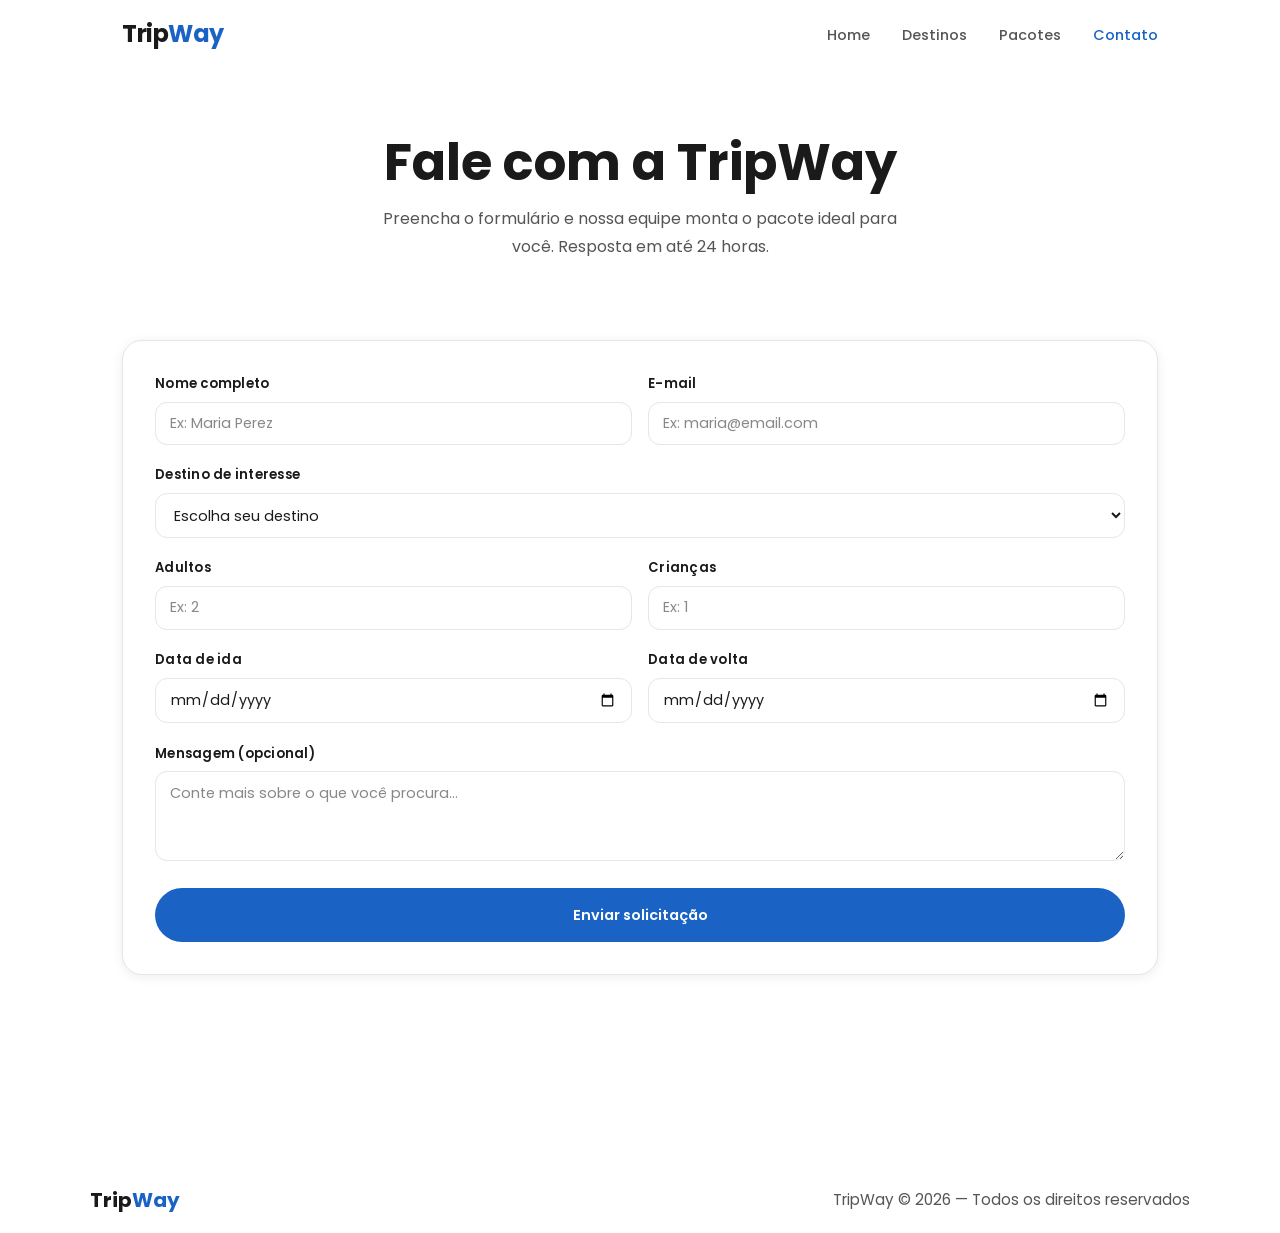
<file: pages/contato.html>
<!DOCTYPE html>
<html lang="pt-BR">
  <head>
    <meta charset="UTF-8" />
    <meta name="viewport" content="width=device-width, initial-scale=1.0" />
    <meta name="description" content="Entre em contato com a TripWay e planeje a viagem dos seus sonhos." />
    <link rel="preconnect" href="https://fonts.googleapis.com" />
    <link rel="preconnect" href="https://fonts.gstatic.com" crossorigin />
    <link href="https://fonts.googleapis.com/css2?family=Poppins:wght@400;500;600;700&display=swap" rel="stylesheet" />
    <link href="https://fonts.googleapis.com/css2?family=Playfair+Display:ital,wght@0,600;0,700;1,600&family=DM+Sans:wght@400;500;600&display=swap" rel="stylesheet" />
    <link rel="stylesheet" href="../css/style.css" />
    <title>Contato | TripWay</title>
  </head>
  <body>

    <nav>
      <div class="nav-inner">
        <a href="../index.html" class="nav-logo">Trip<span>Way</span></a>
        <ul>
          <li><a href="../index.html">Home</a></li>
          <li><a href="destinos.html">Destinos</a></li>
          <li><a href="pacotes.html">Pacotes</a></li>
          <li><a href="contato.html" class="ativo">Contato</a></li>
        </ul>
      </div>
    </nav>

    <header>
      <div class="header-pagina">
        <h1>Fale com a TripWay</h1>
        <p>Preencha o formulário e nossa equipe monta o pacote ideal para você. Resposta em até 24 horas.</p>
      </div>
    </header>

    <main>

      <section>

          <div class="contato-form-wrap">
            <form action="#" method="post">

              <div class="form-linha">
                <div class="form-grupo">
                  <label for="nome">Nome completo</label>
                  <input type="text" id="nome" name="nome" required placeholder="Ex: Maria Perez" autocomplete="name" />
                </div>
                <div class="form-grupo">
                  <label for="email">E-mail</label>
                  <input type="email" id="email" name="email" required placeholder="Ex: maria@email.com" autocomplete="email" />
                </div>
              </div>

              <div class="form-grupo">
                <label for="destino">Destino de interesse</label>
                <select id="destino" name="destino" required>
                  <option value="">Escolha seu destino</option>
                  <option value="las-vegas">Las Vegas — EUA</option>
                  <option value="miami">Miami — EUA</option>
                  <option value="suecia">Suécia — Europa</option>
                  <option value="ibiza">Ibiza — Espanha</option>
                  <option value="outro">Outro destino</option>
                </select>
              </div>

              <div class="form-linha">
                <div class="form-grupo">
                  <label for="adultos">Adultos</label>
                  <input type="number" id="adultos" name="adultos" required min="1" max="20" placeholder="Ex: 2" />
                </div>
                <div class="form-grupo">
                  <label for="criancas">Crianças</label>
                  <input type="number" id="criancas" name="criancas" min="0" max="10" placeholder="Ex: 1" />
                </div>
              </div>

              <div class="form-linha">
                <div class="form-grupo">
                  <label for="data-ida">Data de ida</label>
                  <input type="date" id="data-ida" name="data-ida" required />
                </div>
                <div class="form-grupo">
                  <label for="data-volta">Data de volta</label>
                  <input type="date" id="data-volta" name="data-volta" required />
                </div>
              </div>

              <div class="form-grupo">
                <label for="mensagem">Mensagem (opcional)</label>
                <textarea id="mensagem" name="mensagem" placeholder="Conte mais sobre o que você procura..."></textarea>
              </div>

              <div class="form-submit">
                <button type="submit" class="btn btn-primario" style="width: 100%; justify-content: center; padding: 0.9rem;">
                  Enviar solicitação
                </button>
              </div>

            </form>
          </div>

        </div>
      </section>

    </main>

    <footer>
      <div class="footer-inner">
        <div class="footer-topo">
          <div class="footer-logo">Trip<span>Way</span></div>
          <p class="footer-copy">TripWay &copy; 2026 — Todos os direitos reservados</p>
        </div>
      </div>
    </footer>

  </body>
</html>
</file>
<file: css/style.css>
*, *::before, *::after {
  box-sizing: border-box;
  margin: 0;
  padding: 0;
}

:root {
  --cor-primaria: #1a63c4;
  --cor-primaria-escura: #0f3a8f;
  --cor-primaria-clara: #e8f3ff;
  --cor-destaque-clara: #fff8e6;
  --cor-texto: #1a1a1a;
  --cor-texto-suave: #555555;
  --cor-texto-claro: #888888;
  --cor-fundo: #ffffff;
  --cor-fundo-card: #ffffff;
  --cor-borda: #e2e8e4;
  --cor-borda-suave: #f0f0ec;

  --fonte-titulo: 'Poppins', 'Playfair Display', Georgia, serif;
  --fonte-corpo: 'Poppins', 'DM Sans', 'Segoe UI', sans-serif;

  --raio: 12px;
  --raio-grande: 20px;
  --raio-pill: 100px;

  --sombra: 0 2px 12px rgba(0, 0, 0, 0.07);
  --sombra-hover: 0 8px 28px rgba(0, 0, 0, 0.13);

  --transicao: 0.25s ease;

  --max-largura: 1100px;
  --espacamento: 2rem;
}

body {
  font-family: var(--fonte-corpo);
  font-size: 1rem;
  line-height: 1.7;
  color: var(--cor-texto);
  background-color: var(--cor-fundo);
  min-height: 100vh;
}

h1, h2, h3, h4 {
  font-family: var(--fonte-titulo);
  line-height: 1.2;
}
 
h1 { font-size: clamp(2rem, 5vw, 3.2rem); }
h2 { font-size: clamp(1.5rem, 3vw, 2rem); }
h3 { font-size: 1.2rem; }
 
p {
  color: var(--cor-texto-suave);
  font-size: 0.95rem;
}
 
a {
  color: var(--cor-primaria);
  text-decoration: none;
  transition: color var(--transicao);
}
 
a:hover {
  color: var(--cor-primaria-escura);
}

nav {
  background-color: #ffffff;
  border-bottom: none;
  position: sticky;
  top: 0;
  z-index: 100;
  width: 100%;
}
 
.nav-inner {
  max-width: var(--max-largura);
  margin: 0 auto;
  padding: 0 var(--espacamento);
  height: 68px;
  display: flex;
  align-items: center;
  justify-content: space-between;
}
 
.nav-logo {
  font-family: var(--fonte-titulo);
  font-size: 1.5rem;
  font-weight: 700;
  color: var(--cor-texto);
  text-decoration: none;
  letter-spacing: -0.5px;
}
 
.nav-logo span {
  color: var(--cor-primaria);
}
 
nav ul {
  list-style: none;
  display: flex;
  align-items: center;
  gap: 2rem;
}
 
nav ul li a {
  font-size: 0.9rem;
  font-weight: 500;
  color: var(--cor-texto-suave);
  text-decoration: none;
  padding: 0.3rem 0;
  transition: color var(--transicao);
}
 
nav ul li a:hover,
nav ul li a.ativo {
  color: var(--cor-primaria);
}

.btn {
  display: inline-flex;
  align-items: center;
  gap: 0.4rem;
  padding: 0.75rem 1.6rem;
  border-radius: var(--raio-pill);
  font-family: var(--fonte-corpo);
  font-size: 0.9rem;
  font-weight: 600;
  cursor: pointer;
  border: 2px solid transparent;
  transition: background var(--transicao), color var(--transicao),
              border-color var(--transicao), transform var(--transicao),
              box-shadow var(--transicao);
  text-decoration: none;
}
 
.btn-primario {
  background-color: var(--cor-primaria);
  color: #ffffff;
}
 
.btn-primario:hover {
  background-color: var(--cor-primaria-escura);
  color: #ffffff;
  transform: translateY(-2px);
  box-shadow: 0 6px 20px rgba(26, 99, 196, 0.3);
}
 
.btn-secundario {
  background-color: transparent;
  color: var(--cor-primaria);
  border-color: var(--cor-primaria);
}
 
.btn-secundario:hover {
  background-color: var(--cor-primaria);
  color: #ffffff;
  border-color: var(--cor-primaria);
  transform: translateY(-2px);
}
 
.btn-destaque {
  background-color: var(--cor-destaque);
  color: #ffffff;
}
 
.btn-destaque:hover {
  background-color: #d4920a;
  color: #ffffff;
  transform: translateY(-2px);
  box-shadow: 0 6px 20px rgba(240, 165, 0, 0.35);
}
 
header {
  background-color: #ffffff;
  border-bottom: none;
}

.hero {
  max-width: var(--max-largura);
  margin: 0 auto;
  padding: 5vh var(--espacamento);
  display: flex;
  align-items: center;
  gap: 4rem;
  min-height: 70vh;
}
 
.hero-texto {
  flex: 1;
  max-width: 520px;
}
 
.hero-badge {
  display: inline-block;
  background-color: var(--cor-primaria-clara);
  color: var(--cor-primaria);
  font-size: 0.8rem;
  font-weight: 600;
  letter-spacing: 0.06em;
  text-transform: uppercase;
  padding: 0.4rem 1rem;
  border-radius: var(--raio-pill);
  margin-bottom: 1.2rem;
}
 
.hero-texto h1 {
  margin-bottom: 1rem;
  color: var(--cor-texto);
}
 
.hero-texto h1 em {
  color: var(--cor-primaria);
}
 
.hero-texto p {
  font-size: 1rem;
  margin-bottom: 2rem;
  max-width: 440px;
}
 
.hero-acoes {
  display: flex;
  gap: 1rem;
  flex-wrap: wrap;
}
 
.hero-imagem {
  flex: 1;
  max-width: 48%;
  border-radius: var(--raio-grande);
  overflow: hidden;
}
 
.hero-imagem img {
  width: 100%;
  height: 420px;
  object-fit: cover;
  display: block;
  border-radius: var(--raio-grande);
}

.header-pagina {
  max-width: var(--max-largura);
  margin: 0 auto;
  padding: 4rem var(--espacamento) 3rem;
  text-align: center;
}
 
.header-pagina h1 {
  margin-bottom: 0.75rem;
}
 
.header-pagina p {
  font-size: 1rem;
  max-width: 540px;
  margin: 0 auto;
}

main {
  max-width: var(--max-largura);
  margin: 0 auto;
  padding: var(--espacamento);
}
 
section {
  margin-bottom: 4rem;
}
 
.secao-titulo {
  text-align: center;
  margin-bottom: 2.5rem;
}
 
.secao-label {
  display: inline-block;
  font-size: 0.78rem;
  font-weight: 700;
  letter-spacing: 0.1em;
  text-transform: uppercase;
  color: var(--cor-primaria);
  margin-bottom: 0.5rem;
}
 
.secao-titulo h2 {
  color: var(--cor-texto);
  margin-bottom: 0.5rem;
}
 
.secao-titulo p {
  max-width: 500px;
  margin: 0 auto;
}
 
.grade-cards {
  display: flex;
  flex-wrap: wrap;
  gap: 1.5rem;
  justify-content: center;
}
 
.grade-cards-pacotes .card {
  flex: 1 1 calc((100% - 3rem) / 3);
  max-width: calc((100% - 3rem) / 3);
}
 
.card {
  background-color: var(--cor-fundo-card);
  border: 1px solid var(--cor-borda);
  border-radius: var(--raio-grande);
  overflow: hidden;
  width: 100%;
  max-width: 320px;
  display: flex;
  flex-direction: column;
  text-decoration: none;
  color: var(--cor-texto);
  box-shadow: var(--sombra);
  transition: transform var(--transicao), box-shadow var(--transicao),
              border-color var(--transicao);
}
 
.card:hover {
    transform: translateY(-6px);
    box-shadow: var(--sombra-hover);
  }
 
.card img {
  width: 100%;
  height: 200px;
  object-fit: cover;
  display: block;
}
.card-corpo {
  padding: 1.25rem;
  flex: 1;
  display: flex;
  flex-direction: column;
}
 
.card-corpo h3 {
  font-family: var(--fonte-titulo);
  font-size: 1.15rem;
  margin-bottom: 0.5rem;
  color: var(--cor-texto);
}
 
.card-corpo p {
  font-size: 0.88rem;
  line-height: 1.6;
  flex: 1;
}
 
.card-rodape {
  padding: 0 1.25rem 1.25rem;
  display: flex;
  align-items: center;
  justify-content: space-between;
}
 
.card-link {
  font-size: 0.85rem;
  font-weight: 600;
  color: var(--cor-primaria);
  display: flex;
  align-items: center;
  gap: 0.25rem;
  transition: gap var(--transicao), color var(--transicao);
}
 
.card:hover .card-link {
  gap: 0.5rem;
  color: var(--cor-primaria-escura);
}
 
.card-local {
  font-size: 0.78rem;
  color: var(--cor-texto-claro);
  font-weight: 500;
  margin-top: 0.5rem;
}
 
.card-pacote {
  max-width: 340px;
}
 
.card-badge-pacote {
  display: inline-block;
  background-color: var(--cor-destaque-clara);
  color: #8a5e00;
  font-size: 0.72rem;
  font-weight: 700;
  letter-spacing: 0.05em;
  text-transform: uppercase;
  padding: 0.3rem 0.8rem;
  border-radius: var(--raio-pill);
  margin-bottom: 0.6rem;
}
 
.barra-confianca {
  background-color: var(--cor-primaria);
  border-radius: var(--raio-grande);
  padding: 2.5rem var(--espacamento);
  display: flex;
  justify-content: space-around;
  flex-wrap: wrap;
  gap: 2rem;
  margin-bottom: 4rem;
}
 
.stat {
  text-align: center;
  color: #ffffff;
}
 
.stat strong {
  display: block;
  font-family: var(--fonte-titulo);
  font-size: 2.2rem;
  font-weight: 700;
  line-height: 1;
  margin-bottom: 0.3rem;
}
 
.stat span {
  font-size: 0.85rem;
  opacity: 0.85;
}
 
.contato-grid {
  display: flex;
  gap: 3rem;
  align-items: flex-start;
  flex-wrap: wrap;
}
 
.contato-info {
  flex: 1;
  min-width: 260px;
}

.contato-info h2 {
 margin-bottom: 1rem;
}

.contato-info p {
 margin-bottom: 1.5rem;
}

.contato-detalhe {
 display: flex;
 align-items: center;
 gap: 0.75rem;
 margin-bottom: 1rem;
 font-size: 0.9rem;
 color: var(--cor-texto-suave);
}

.contato-icone {
 width: 36px;
 height: 36px;
 background-color: var(--cor-primaria-clara);
 border-radius: 50%;
 display: flex;
 align-items: center;
 justify-content: center;
 font-size: 1rem;
 flex-shrink: 0;
}

.contato-form-wrap {
 flex: 1.5;
 min-width: 300px;
 background-color: var(--cor-fundo-card);
 border: 1px solid var(--cor-borda);
 border-radius: var(--raio-grande);
 padding: 2rem;
 box-shadow: var(--sombra);
}

form {
 display: flex;
 flex-direction: column;
 gap: 0.2rem;
}

.form-linha {
 display: flex;
 gap: 1rem;
}

.form-grupo {
 display: flex;
 flex-direction: column;
 flex: 1;
 margin-bottom: 1rem;
}

label {
 font-size: 0.82rem;
 font-weight: 600;
 color: var(--cor-texto);
 margin-bottom: 0.4rem;
 letter-spacing: 0.02em;
}

input,
select,
textarea {
 font-family: var(--fonte-corpo);
 font-size: 0.9rem;
 color: var(--cor-texto);
 background-color: var(--cor-fundo);
 border: 1.5px solid var(--cor-borda);
 border-radius: var(--raio);
 padding: 0.65rem 0.9rem;
 width: 100%;
 transition: border-color var(--transicao), box-shadow var(--transicao);
 outline: none;
}

input:hover,
select:hover,
textarea:hover {
 border-color: #b0c8bb;
}

input:focus,
select:focus,
textarea:focus {
 border-color: var(--cor-primaria);
 box-shadow: 0 0 0 3px rgba(26, 99, 196, 0.12);
 background-color: #ffffff;
}

input::placeholder,
textarea::placeholder {
 color: var(--cor-texto-claro);
}

textarea {
 resize: vertical;
 min-height: 90px;
}

.form-submit {
 margin-top: 0.5rem;
}

footer {
 background-color: transparent;
 color: var(--cor-texto);
 padding: 2rem var(--espacamento) 1rem;
 margin-top: 5rem;
}

.footer-inner {
 max-width: var(--max-largura);
 margin: 0 auto;
 padding: 0;
}

.footer-topo {
 display: flex;
 justify-content: space-between;
 align-items: center;
 gap: 1rem;
}

.footer-logo {
 font-family: var(--fonte-titulo);
 font-size: 1.25rem;
 font-weight: 700;
 color: var(--cor-texto);
}

.footer-logo span {
 color: var(--cor-primaria);
}

.footer-nav {
 justify-self: center;
}

.footer-nav ul {
 list-style: none;
 display: flex;
 gap: 1.5rem;
 padding: 0;
 margin: 0;
 flex-wrap: wrap;
 justify-content: center;
}

.footer-nav ul li a {
 font-size: 0.95rem;
 color: var(--cor-texto);
 text-decoration: none;
 transition: color var(--transicao);
}

.footer-nav ul li a:hover {
 color: var(--cor-primaria);
}

.footer-base {
 margin-top: 1rem;
 text-align: center;
 font-size: 0.9rem;
 color: var(--cor-texto-claro);
}

.texto-centro { text-align: center; }
.mt-2 { margin-top: 2rem; }

@media (max-width: 900px) {

  .hero {
 flex-direction: column;
 text-align: center;
 padding: 3rem var(--espacamento);
 min-height: auto;
 gap: 2.5rem;
 }
 .grade-cards-pacotes .card {
 flex: 1 1 calc((100% - 1.5rem) / 2);
 max-width: calc((100% - 1.5rem) / 2);
 }

 .hero-texto {
 max-width: 100%;
 }

 .hero-texto p {
 max-width: 100%;
 margin-left: auto;
 margin-right: auto;
 }

 .hero-acoes {
 justify-content: center;
 }

 .hero-imagem {
 max-width: 100%;
 width: 100%;
 }

 .hero-imagem img {
 height: 300px;
 }

 .contato-grid {
 flex-direction: column;
 }

 .footer-topo {
 flex-direction: column;
 }
}

@media (max-width: 700px) {
 :root {
 --espacamento: 1.2rem;
 }

 .grade-cards {
 flex-direction: column;
 align-items: center;
 }

 .grade-cards-pacotes .card {
 max-width: 100%;
 }

 .card {
 max-width: 100%;
 }

 .card-pacote {
 max-width: 100%;
 }

 .barra-confianca {
 gap: 1.5rem;
 padding: 2rem 1.2rem;
 }

 .form-linha {
 flex-direction: column;
 gap: 0;
 }

 .footer-base {
 flex-direction: column;
 text-align: center;
 }

 nav ul {
 gap: 1.2rem;
 }

 nav ul li a {
 font-size: 0.82rem;
 }

 .header-pagina {
 padding: 2.5rem var(--espacamento) 2rem;
 }

 .contato-form-wrap {
 padding: 1.5rem;
 }
}

@media (max-width: 480px) {
 .nav-inner {
 height: 58px;
 }

 nav ul {
 gap: 0.8rem;
 }

 .stat strong {
 font-size: 1.8rem;
 }
}
</file>
